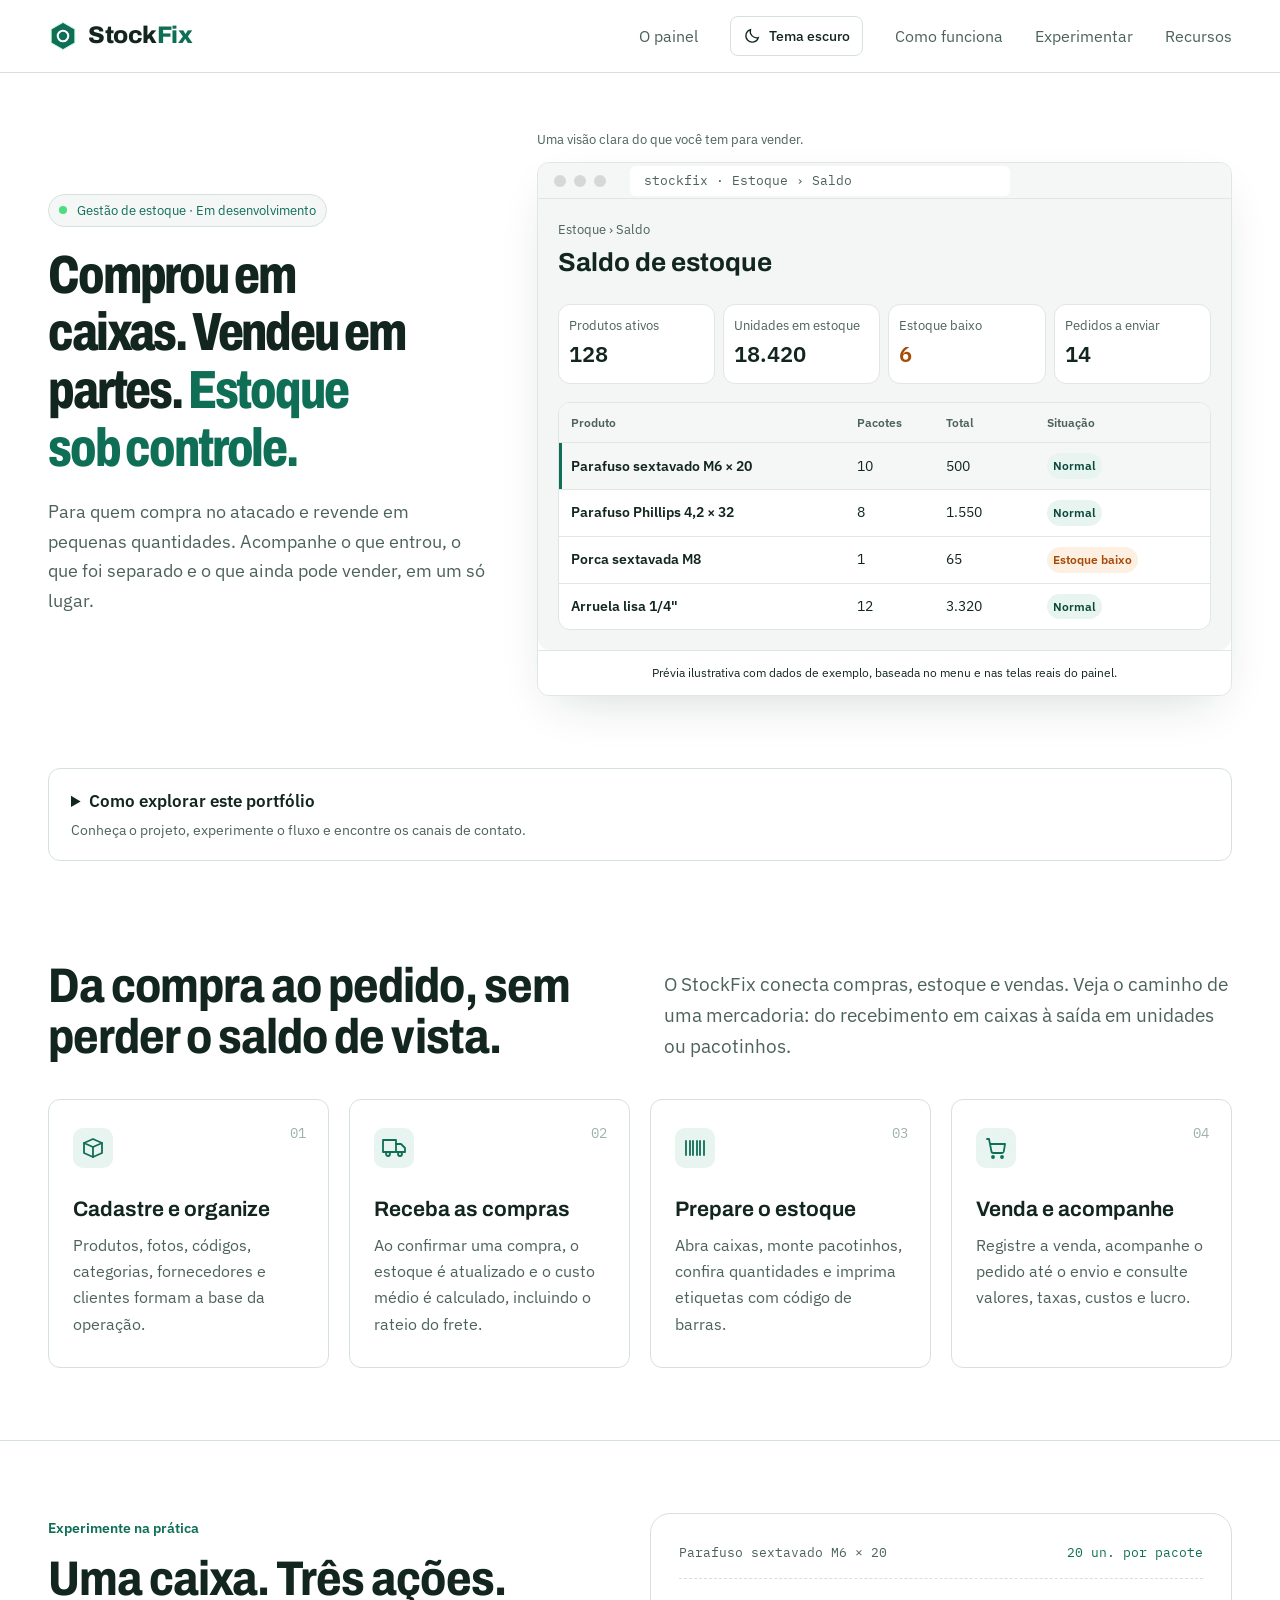
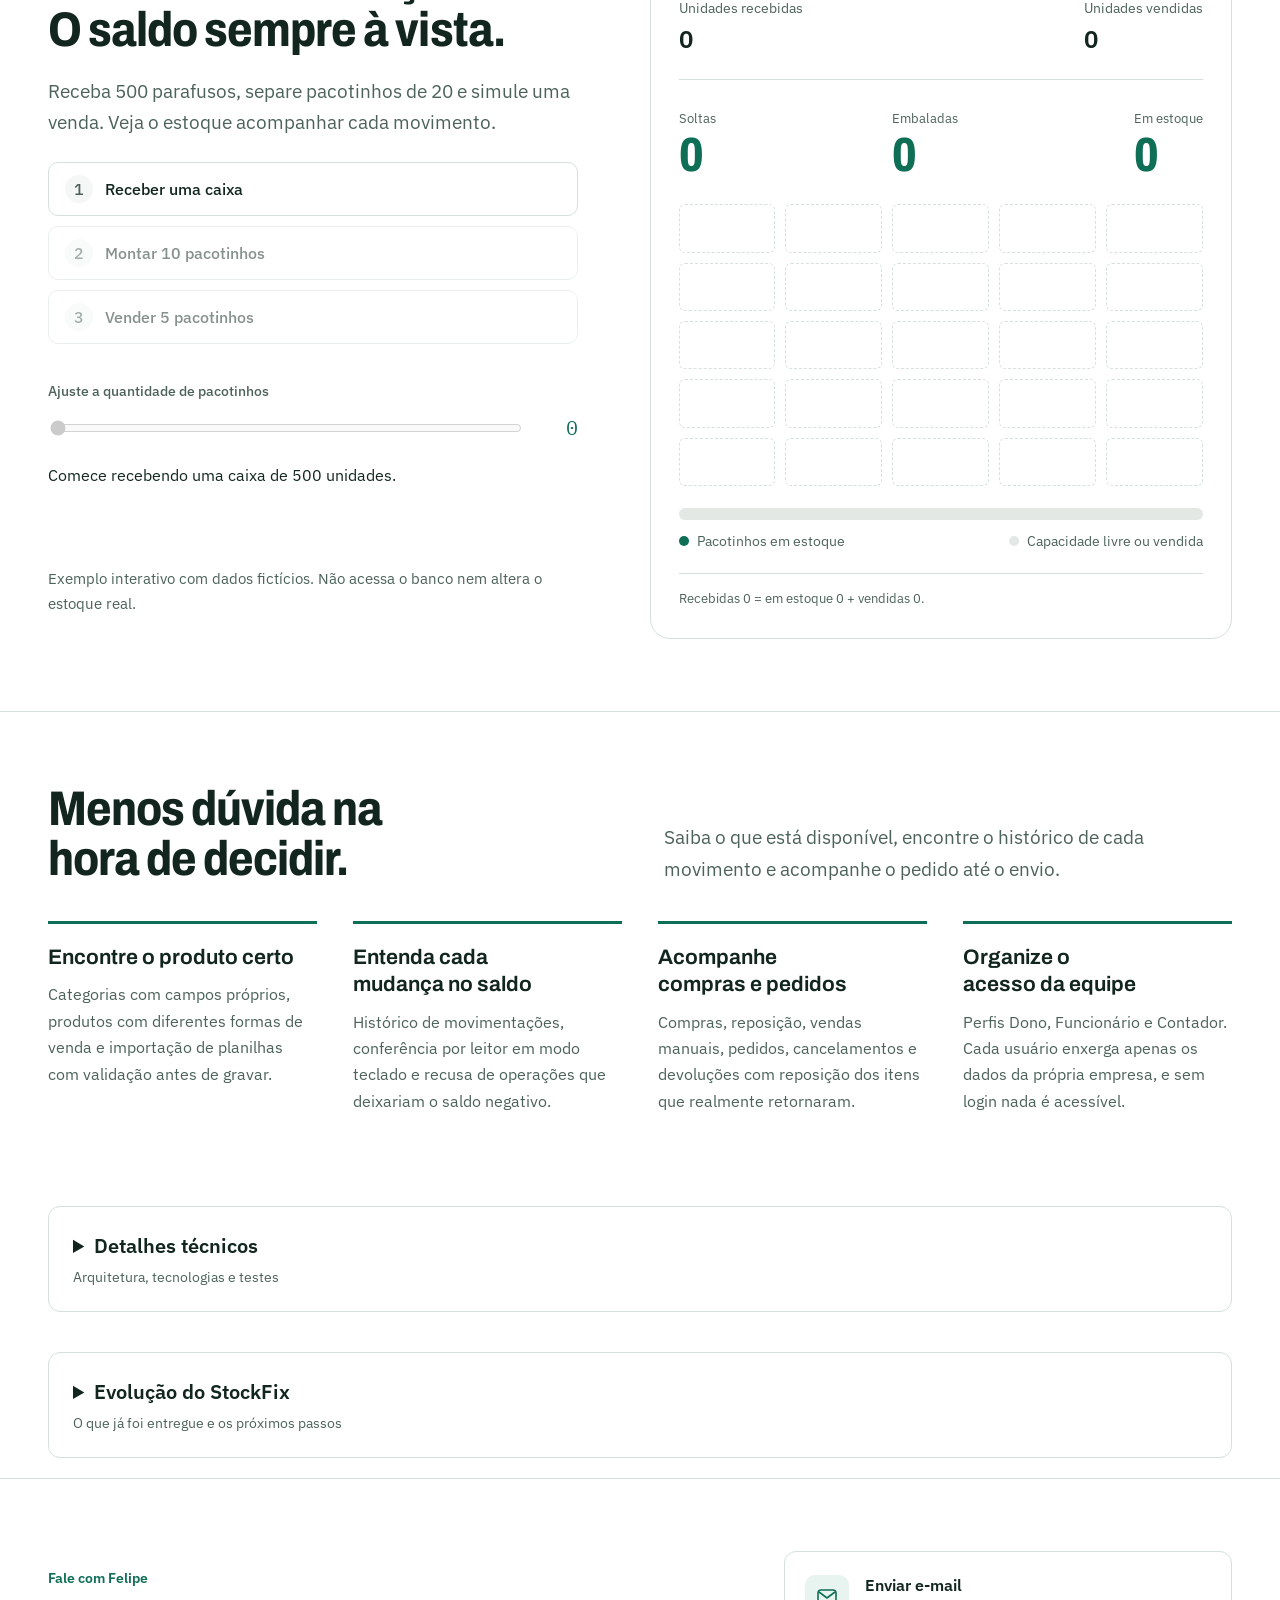
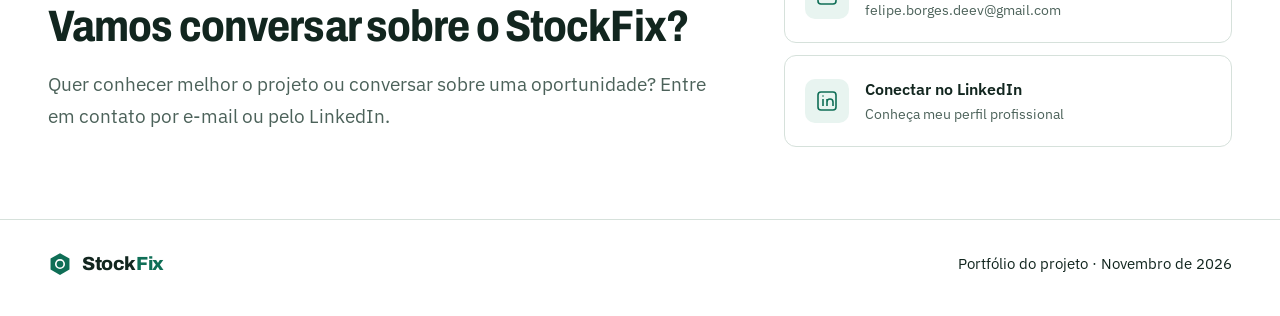
<file: index.html>
<!doctype html>
<html lang="pt-BR">
<head>
  <meta charset="utf-8">
  <meta name="viewport" content="width=device-width, initial-scale=1">
  <title>StockFix — Portfólio do projeto</title>
  <meta name="description" content="StockFix: ERP para compras, estoque e vendas de pequenas empresas, com painel web em Next.js, Supabase e aplicativo móvel em Expo.">
  <meta name="theme-color" content="#ffffff">
  <script>
    if (window.matchMedia('(prefers-reduced-motion: no-preference)').matches &&
        !window.matchMedia('(max-width: 760px), (pointer: coarse)').matches &&
        'IntersectionObserver' in window) {
      document.documentElement.classList.add('intro-pending');
      window.setTimeout(() => document.documentElement.classList.remove('intro-pending'), 3000);
    }
    try {
      if (localStorage.getItem('stockfix-portfolio-theme') === 'dark') {
        document.documentElement.dataset.theme = 'dark';
        document.querySelector('meta[name="theme-color"]').content = '#111315';
      }
    } catch {}
  </script>
  <link rel="icon" href="img/icon.svg" type="image/svg+xml">

  <link rel="preconnect" href="https://fonts.googleapis.com">
  <link rel="preconnect" href="https://fonts.gstatic.com" crossorigin>
  <link rel="stylesheet" href="https://fonts.googleapis.com/css2?family=Archivo:wdth,wght@62..125,400..800&family=IBM+Plex+Mono:wght@400;500&family=IBM+Plex+Sans:wght@400;500;600&display=swap">
  <link rel="stylesheet" href="css/style.css?v=20261121-mobile-fix">
</head>
<body>

  <!-- ============ Cabeçalho ============ -->
  <header class="site-header">
    <nav class="nav wrap" aria-label="Navegação principal">
      <a class="brand" href="#inicio" aria-label="StockFix, início">
        <svg class="brand-mark" viewBox="0 0 32 32" aria-hidden="true">
          <path d="M16 1.5 28.6 8.75v14.5L16 30.5 3.4 23.25V8.75Z" class="brand-hex" />
          <circle cx="16" cy="16" r="5.6" class="brand-ring" />
        </svg>
        <span class="brand-name">Stock<span>Fix</span></span>
      </a>
      <div class="nav-links">
        <a href="#painel">O painel</a>
        <button class="theme-toggle" id="theme-toggle" type="button" aria-label="Ativar tema escuro" aria-pressed="false">
          <svg class="theme-moon" viewBox="0 0 24 24" fill="none" stroke="currentColor" stroke-width="1.7" aria-hidden="true"><path d="M20.5 14a8.5 8.5 0 0 1-10.5-10.5A8.5 8.5 0 1 0 20.5 14Z"/></svg>
          <svg class="theme-sun" viewBox="0 0 24 24" fill="none" stroke="currentColor" stroke-width="1.7" aria-hidden="true"><circle cx="12" cy="12" r="4"/><path d="M12 2v2m0 16v2M2 12h2m16 0h2M5 5l1.5 1.5m11 11L19 19M5 19l1.5-1.5m11-11L19 5"/></svg>
          <span>Tema escuro</span>
        </button>
        <a href="#funcionamento">Como funciona</a>
        <a href="#demonstracao">Experimentar</a>
        <a href="#recursos">Recursos</a>
      </div>
    </nav>
  </header>

  <main id="inicio">

    <!-- ============ Hero ============ -->
    <section class="hero">
      <div class="wrap hero-head">
        <p class="kicker"><span class="pulse" aria-hidden="true"></span>Gestão de estoque · Em desenvolvimento</p>
        <h1>Comprou em caixas. Vendeu em partes. <em>Estoque sob controle.</em></h1>
        <p class="lead">Para quem compra no atacado e revende em pequenas quantidades. Acompanhe o que entrou, o que foi separado e o que ainda pode vender, em um só lugar.</p>
      </div>

      <!-- Prévia do painel (HTML, dados de exemplo) -->
      <div class="wrap product-stage">
        <div class="stage-toolbar">
          <span>Uma visão clara do que você tem para vender.</span>
        </div>
        <figure class="app-preview" id="painel" aria-label="Prévia ilustrativa da tela Saldo de estoque do painel StockFix">
          <div class="browser-bar" aria-hidden="true">
            <span></span><span></span><span></span>
            <div class="browser-url">stockfix · Estoque › Saldo</div>
          </div>

          <div class="app" aria-hidden="true">
            <aside class="app-side">
              <div class="app-brand">
                <svg viewBox="0 0 32 32"><path d="M16 1.5 28.6 8.75v14.5L16 30.5 3.4 23.25V8.75Z" fill="#0F6E56"/><circle cx="16" cy="16" r="5.6" fill="none" stroke="#fff" stroke-width="2.2"/></svg>
                StockFix
              </div>
              <p class="side-item">Painel</p>
              <p class="side-group">Cadastros</p>
              <p class="side-item">Produtos</p>
              <p class="side-item">Categorias</p>
              <p class="side-item">Fornecedores</p>
              <p class="side-item">Clientes</p>
              <p class="side-group">Estoque</p>
              <p class="side-item active">Saldo</p>
              <p class="side-item">Movimentações</p>
              <p class="side-item">Conferência</p>
              <p class="side-item">Etiquetas</p>
              <p class="side-group">Comercial</p>
              <p class="side-item">Vendas</p>
              <p class="side-item">Pedidos</p>
              <p class="side-item">Compras</p>
            </aside>

            <div class="app-main">
              <div class="app-top">
                <div>
                  <p class="crumb">Estoque › Saldo</p>
                  <p class="app-title">Saldo de estoque</p>
                </div>
                <div class="app-search">Buscar produto, código ou cliente…</div>
              </div>

              <div class="app-cards">
                <div class="app-card"><p>Produtos ativos</p><strong>128</strong></div>
                <div class="app-card"><p>Unidades em estoque</p><strong>18.420</strong></div>
                <div class="app-card warn"><p>Estoque baixo</p><strong>6</strong></div>
                <div class="app-card"><p>Pedidos a enviar</p><strong>14</strong></div>
              </div>

              <div class="app-table">
                <div class="row head"><span>Produto</span><span>Soltas</span><span>Pacotes</span><span>Caixas</span><span>Total</span><span>Situação</span></div>
                <div class="row hl"><span><b>Parafuso sextavado M6 × 20</b><small>PAR-M6-20 · pacote de 20</small></span><span>300</span><span>10</span><span>0</span><span>500</span><span><i class="tag ok">Normal</i></span></div>
                <div class="row"><span><b>Parafuso Phillips 4,2 × 32</b><small>PAR-PH-432 · pacote de 50</small></span><span>150</span><span>8</span><span>2</span><span>1.550</span><span><i class="tag ok">Normal</i></span></div>
                <div class="row"><span><b>Porca sextavada M8</b><small>POR-M8 · pacote de 25</small></span><span>40</span><span>1</span><span>0</span><span>65</span><span><i class="tag low">Estoque baixo</i></span></div>
                <div class="row"><span><b>Arruela lisa 1/4"</b><small>ARR-14 · pacote de 100</small></span><span>620</span><span>12</span><span>3</span><span>3.320</span><span><i class="tag ok">Normal</i></span></div>
              </div>
            </div>
          </div>

          <figcaption>Prévia ilustrativa com dados de exemplo, baseada no menu e nas telas reais do painel.</figcaption>
        </figure>
      </div>
    </section>

    <aside class="wrap portfolio-guide" aria-label="Guia do portfólio">
      <details class="portfolio-details">
        <summary>Como explorar este portfólio<span>Conheça o projeto, experimente o fluxo e encontre os canais de contato.</span></summary>
        <div class="disclosure-body">
          <p>Este portfólio apresenta o StockFix, um sistema de compras, estoque e vendas em desenvolvimento. A prévia do painel é ilustrativa e utiliza dados de exemplo.</p>
          <ol class="guide-steps">
            <li><strong>Conheça a operação.</strong> Veja em <a href="#funcionamento">Como funciona</a> o caminho da mercadoria, da compra ao envio do pedido.</li>
            <li><strong>Experimente sem compromisso.</strong> Na <a href="#demonstracao">demonstração interativa</a>, receba uma caixa, monte pacotinhos e simule uma venda. Os saldos mudam na tela, sem acessar dados reais. Você pode ajustar as quantidades e recomeçar.</li>
            <li><strong>Explore os detalhes.</strong> Consulte os <a href="#recursos">recursos</a> e abra as seções de <a href="#tecnologia">tecnologia</a> e <a href="#etapas">evolução</a> para distinguir o que já foi entregue do que está planejado.</li>
            <li><strong>Escolha o tema e entre em contato.</strong> Use o botão no topo para alternar entre claro e escuro. Ao final, os <a href="#contato">cartões de contato</a> abrem uma nova mensagem de e-mail ou o perfil no LinkedIn.</li>
          </ol>
        </div>
      </details>
    </aside>

    <!-- ============ Problema + fluxo ============ -->
    <section id="funcionamento" class="section">
      <div class="wrap">
        <div class="section-head">
          <h2>Da compra ao pedido, sem perder o saldo de vista.</h2>
          <p class="intro">O StockFix conecta compras, estoque e vendas. Veja o caminho de uma mercadoria: do recebimento em caixas à saída em unidades ou pacotinhos.</p>
        </div>

        <ol class="flow">
          <li>
            <svg viewBox="0 0 24 24" aria-hidden="true"><path d="M3 7l9-4 9 4-9 4-9-4z"/><path d="M3 7v10l9 4 9-4V7"/><path d="M12 11v10"/></svg>
            <h3>Cadastre e organize</h3>
            <p>Produtos, fotos, códigos, categorias, fornecedores e clientes formam a base da operação.</p>
          </li>
          <li>
            <svg viewBox="0 0 24 24" aria-hidden="true"><path d="M1 4h13v12H1z"/><path d="M14 8h5l4 4v4h-9"/><circle cx="6" cy="18" r="2"/><circle cx="18" cy="18" r="2"/></svg>
            <h3>Receba as compras</h3>
            <p>Ao confirmar uma compra, o estoque é atualizado e o custo médio é calculado, incluindo o rateio do frete.</p>
          </li>
          <li>
            <svg viewBox="0 0 24 24" aria-hidden="true"><path d="M3 5v14M7 5v14M10 5v14M14 5v14M17 5v14M21 5v14"/></svg>
            <h3>Prepare o estoque</h3>
            <p>Abra caixas, monte pacotinhos, confira quantidades e imprima etiquetas com código de barras.</p>
          </li>
          <li>
            <svg viewBox="0 0 24 24" aria-hidden="true"><path d="M3 3h2l2.4 12.2a2 2 0 0 0 2 1.8h8.4a2 2 0 0 0 2-1.6L21 8H6"/><circle cx="9" cy="21" r="1"/><circle cx="18" cy="21" r="1"/></svg>
            <h3>Venda e acompanhe</h3>
            <p>Registre a venda, acompanhe o pedido até o envio e consulte valores, taxas, custos e lucro.</p>
          </li>
        </ol>
      </div>
    </section>

    <!-- ============ Demonstração guiada ============ -->
    <section id="demonstracao" class="section" aria-labelledby="demo-title">
      <div class="wrap demo">
        <div class="demo-text">
          <p class="eyebrow">Experimente na prática</p>
          <h2 id="demo-title">Uma caixa. Três ações. O saldo sempre à vista.</h2>
          <p class="intro">Receba 500 parafusos, separe pacotinhos de 20 e simule uma venda. Veja o estoque acompanhar cada movimento.</p>
          <div class="demo-actions" id="demo-actions" hidden>
            <button type="button" class="demo-action" id="receive-box"><span>1</span>Receber uma caixa</button>
            <button type="button" class="demo-action" id="make-packs" disabled><span>2</span>Montar 10 pacotinhos</button>
            <button type="button" class="demo-action" id="sell-packs" disabled><span>3</span>Vender 5 pacotinhos</button>
          </div>
          <noscript><p>Ative o JavaScript para experimentar a demonstração interativa.</p></noscript>
          <label for="packs">Ajuste a quantidade de pacotinhos</label>
          <div class="slider-row">
            <input id="packs" type="range" min="0" max="25" value="0" step="1" disabled>
            <output id="count" for="packs">0</output>
          </div>
          <p id="summary" class="demo-status" role="status" aria-live="polite" aria-atomic="true">Comece recebendo uma caixa de 500 unidades.</p>
          <button class="reset-demo" id="reset-demo" type="button" hidden>Recomeçar demonstração</button>
          <p class="note">Exemplo interativo com dados fictícios. Não acessa o banco nem altera o estoque real.</p>
        </div>
        <div class="demo-visual">
          <div class="box-label"><span>Parafuso sextavado M6 × 20</span><span>20 un. por pacote</span></div>
          <dl class="demo-ledger">
            <div><dt>Unidades recebidas</dt><dd id="received">0</dd></div>
            <div><dt>Unidades vendidas</dt><dd id="sold">0</dd></div>
          </dl>
          <dl class="numbers">
            <div><dt>Soltas</dt><dd id="loose">0</dd></div>
            <div><dt>Embaladas</dt><dd id="packed">0</dd></div>
            <div><dt>Em estoque</dt><dd id="available">0</dd></div>
          </dl>
          <div class="pack-grid" id="pack-grid" aria-hidden="true"></div>
          <div class="split-bar" aria-hidden="true"><span id="bar-packed"></span></div>
          <div class="split-legend"><span><i class="dot dot-packed"></i>Pacotinhos em estoque</span><span><i class="dot dot-loose"></i>Capacidade livre ou vendida</span></div>
          <p class="balance-note" id="balance">Recebidas 0 = em estoque 0 + vendidas 0.</p>
        </div>
      </div>
    </section>

    <!-- ============ Recursos ============ -->
    <section class="section" id="recursos">
      <div class="wrap">
        <div class="section-head">
          <h2>Menos dúvida na hora de decidir.</h2>
          <p class="intro">Saiba o que está disponível, encontre o histórico de cada movimento e acompanhe o pedido até o envio.</p>
        </div>

        <div class="features">
          <article class="feature">
            <h3>Encontre o produto certo</h3>
            <p>Categorias com campos próprios, produtos com diferentes formas de venda e importação de planilhas com validação antes de gravar.</p>
          </article>
          <article class="feature">
            <h3>Entenda cada mudança no saldo</h3>
            <p>Histórico de movimentações, conferência por leitor em modo teclado e recusa de operações que deixariam o saldo negativo.</p>
          </article>
          <article class="feature">
            <h3>Acompanhe compras e pedidos</h3>
            <p>Compras, reposição, vendas manuais, pedidos, cancelamentos e devoluções com reposição dos itens que realmente retornaram.</p>
          </article>
          <article class="feature">
            <h3>Organize o acesso da equipe</h3>
            <p>Perfis Dono, Funcionário e Contador. Cada usuário enxerga apenas os dados da própria empresa, e sem login nada é acessível.</p>
          </article>
        </div>
      </div>
    </section>

    <!-- ============ Tecnologia ============ -->
    <section id="tecnologia" class="section section-tint">
      <div class="wrap">
        <details class="portfolio-details">
          <summary>Detalhes técnicos <span>Arquitetura, tecnologias e testes</span></summary>
          <div class="tech disclosure-body">
        <div>
          <h2>Interfaces separadas. Regras de negócio compartilhadas.</h2>
          <p class="intro">Um monorepo em TypeScript reúne o painel web, o aplicativo móvel, os cálculos e as migrações do banco. npm workspaces e Turborepo organizam os pacotes e as tarefas.</p>

          <ul class="stack">
            <li><strong>Next.js 16 + React</strong><span>Painel web com App Router, Tailwind CSS 4 e temas claro e escuro.</span></li>
            <li><strong>Supabase + PostgreSQL</strong><span>Banco e autenticação. Políticas RLS restringem o acesso por empresa e perfil.</span></li>
            <li><strong>Expo + React Native</strong><span>Aplicativo Android e iOS, evoluindo de forma independente das telas web.</span></li>
            <li><strong>Vitest, Testing Library, Jest e PGlite</strong><span>Testes das regras de estoque e do banco com PostgreSQL embutido.</span></li>
          </ul>
        </div>

        <figure class="tree" aria-label="Estrutura de pastas do monorepo">
          <div class="tree-bar">StockFix/</div>
<pre><code><b>apps/</b>
├─ web/            <i>painel Next.js</i>
└─ mobile/         <i>app Expo</i>
<b>packages/</b>
├─ core/           <i>regras de estoque e cálculos</i>
├─ design-tokens/  <i>cores e medidas comuns</i>
└─ tsconfig/
<b>supabase/</b>
├─ migrations/     <i>uma por etapa</i>
└─ tests/          <i>PGlite</i>
turbo.json</code></pre>
        </figure>
          </div>
        </details>
      </div>
    </section>

    <!-- ============ Etapas ============ -->
    <section id="etapas" class="section">
      <div class="wrap">
        <details class="portfolio-details">
          <summary>Evolução do StockFix <span>O que já foi entregue e os próximos passos</span></summary>
          <div class="disclosure-body">
        <div class="section-head">
          <h2>O que já faz parte do projeto.</h2>
          <p class="intro">Acesso, cadastros, estoque, compras e vendas compõem as etapas entregues. Os itens abaixo marcados como planejamento ainda não estão disponíveis.</p>
        </div>

        <ol class="timeline">
          <li class="done"><span class="t-num">1</span><h3>Acesso</h3><p>Login, empresa e perfis.</p></li>
          <li class="done"><span class="t-num">2</span><h3>Cadastros</h3><p>Produtos, categorias, fornecedores e clientes.</p></li>
          <li class="done"><span class="t-num">3</span><h3>Estoque</h3><p>Saldo, movimentações, conferência e etiquetas.</p></li>
          <li class="done"><span class="t-num">4</span><h3>Compras</h3><p>Recebimento, custo médio e rateio de frete.</p></li>
          <li class="done current"><span class="t-num">5</span><h3>Vendas</h3><p>Pedidos por etapa, devoluções e avisos em tempo real.</p><em>Versão atual</em></li>
        </ol>
        <h3 class="planned-title">Em planejamento</h3>
        <ol class="timeline planned">
          <li><span class="t-num">6</span><h3>Relatórios</h3><p>Vendas, faturamento e fechamento mensal.</p></li>
          <li><span class="t-num">8</span><h3>Integrações</h3><p>Mercado Livre, Shopee e TikTok Shop.</p></li>
          <li><span class="t-num">9</span><h3>Notas fiscais</h3><p>Emissão de NF-e, XML e DANFE.</p></li>
          <li><span class="t-num">10</span><h3>Financeiro e equipe</h3><p>Contas a pagar e receber, convites de usuários.</p></li>
          <li><span class="t-num">11</span><h3>Backup</h3><p>Cópia diária em nuvem e restauração.</p></li>
        </ol>
        <p class="note">Etapas 6 em diante são planejamento e ainda não estão disponíveis. O aplicativo móvel ainda não reúne todas as funções do painel.</p>
          </div>
        </details>
      </div>
    </section>
    <section id="contato" class="section closing-section" aria-labelledby="closing-title">
      <div class="wrap closing-content">
        <div>
          <p class="eyebrow">Fale com Felipe</p>
          <h2 id="closing-title">Vamos conversar sobre o StockFix?</h2>
          <p class="intro">Quer conhecer melhor o projeto ou conversar sobre uma oportunidade? Entre em contato por e-mail ou pelo LinkedIn.</p>
        </div>
        <div class="contact-links" aria-label="Canais de contato">
          <a class="contact-card" href="mailto:felipe.borges.deev@gmail.com">
            <span class="contact-icon" aria-hidden="true"><svg viewBox="0 0 24 24" fill="none" stroke="currentColor" stroke-width="1.6"><rect x="3" y="5" width="18" height="14" rx="3"/><path d="m4 7 8 6 8-6"/></svg></span>
            <span class="contact-copy"><strong>Enviar e-mail</strong><span>felipe.borges.deev@gmail.com</span></span>
          </a>
          <a class="contact-card" href="https://www.linkedin.com/in/felipe-lima-8b131640b/" target="_blank" rel="noopener noreferrer">
            <span class="contact-icon" aria-hidden="true"><svg viewBox="0 0 24 24" fill="none" stroke="currentColor" stroke-width="1.6"><rect x="3" y="3" width="18" height="18" rx="3"/><path d="M8 10v7m4 0v-7m0 3a3 3 0 0 1 6 0v4"/><circle cx="8" cy="7" r=".8" fill="currentColor" stroke="none"/></svg></span>
            <span class="contact-copy"><strong>Conectar no LinkedIn</strong><span>Conheça meu perfil profissional</span></span>
            <span class="sr-only"> (abre em nova aba)</span>
          </a>
        </div>
      </div>
    </section>
  </main>

  <footer class="site-footer">
    <div class="wrap footer-inner">
      <a class="brand brand-small" href="#inicio">
        <svg class="brand-mark" viewBox="0 0 32 32" aria-hidden="true"><path d="M16 1.5 28.6 8.75v14.5L16 30.5 3.4 23.25V8.75Z" class="brand-hex" /><circle cx="16" cy="16" r="5.6" class="brand-ring" /></svg>
        <span class="brand-name">Stock<span>Fix</span></span>
      </a>
      <p>Portfólio do projeto · Novembro de 2026</p>
    </div>
  </footer>

  <script src="js/main.js?v=20261121-mobile-fix"></script>
</body>
</html>
</file>
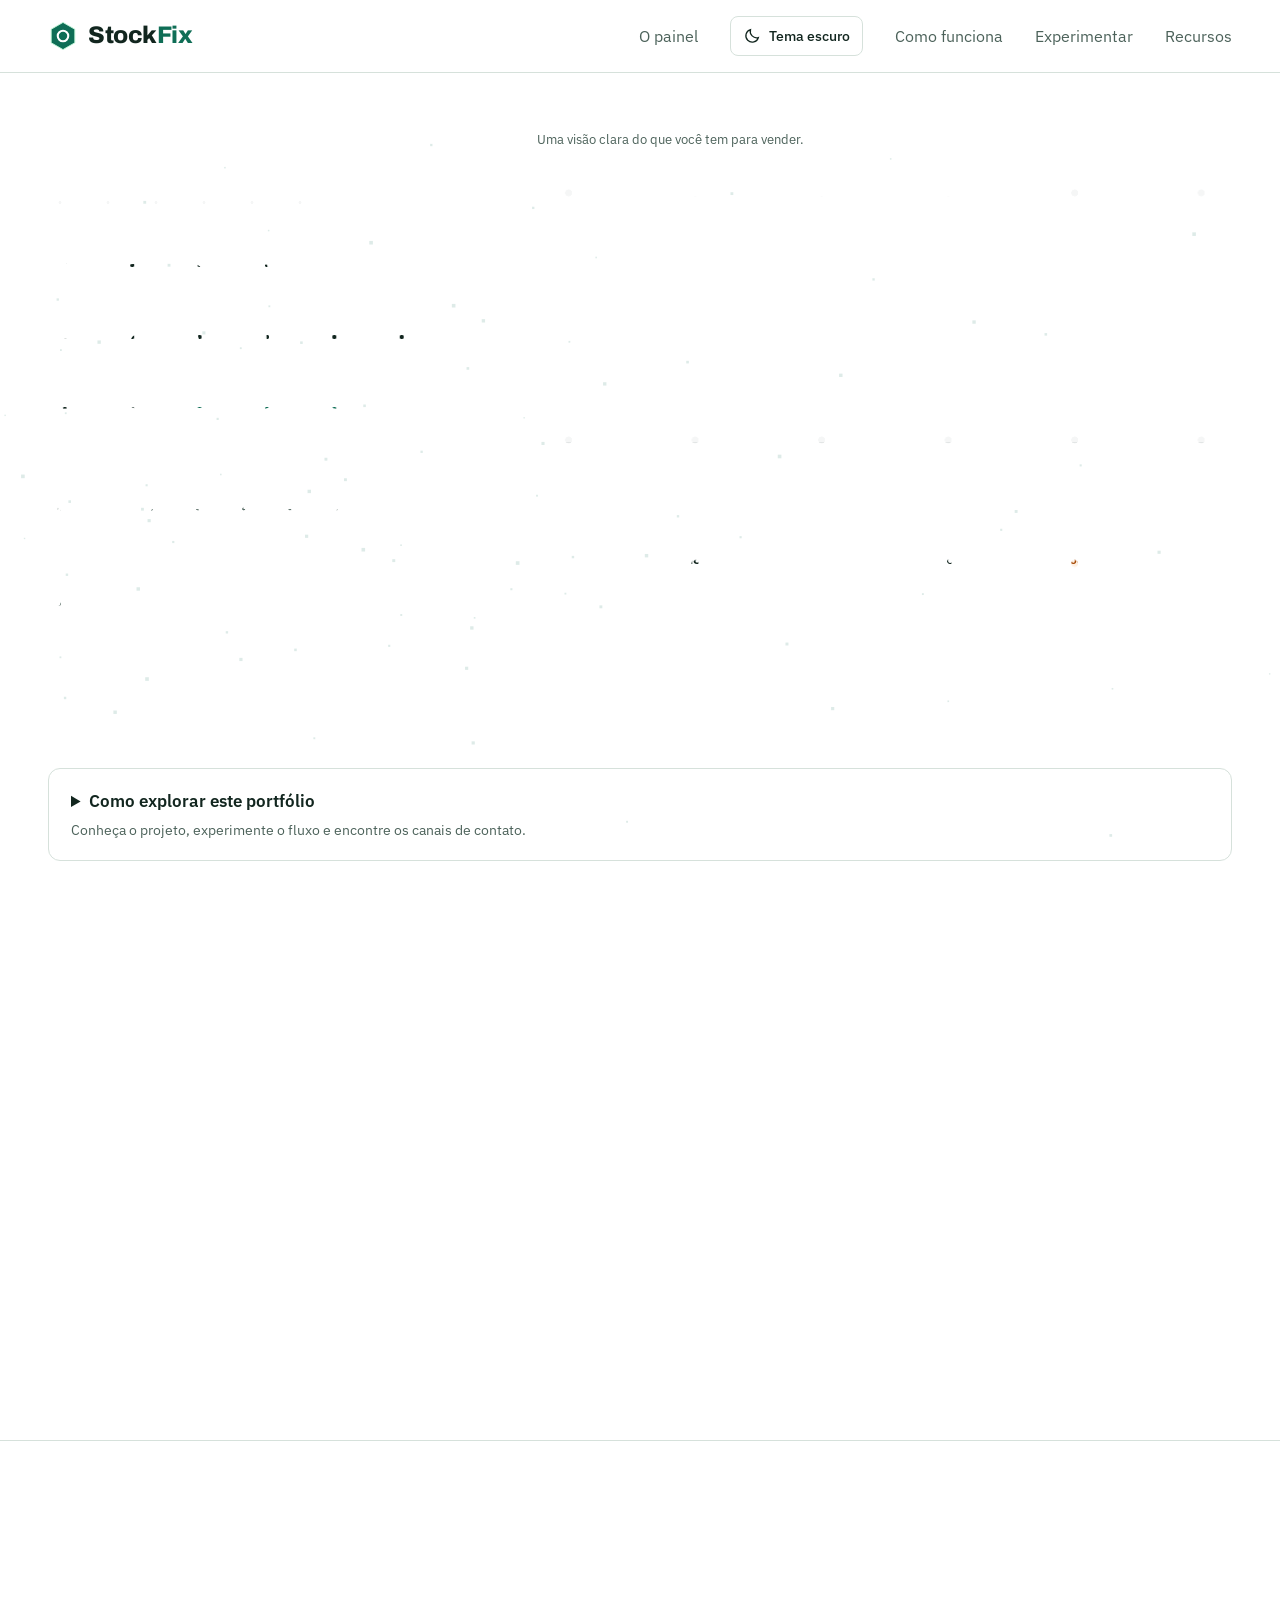
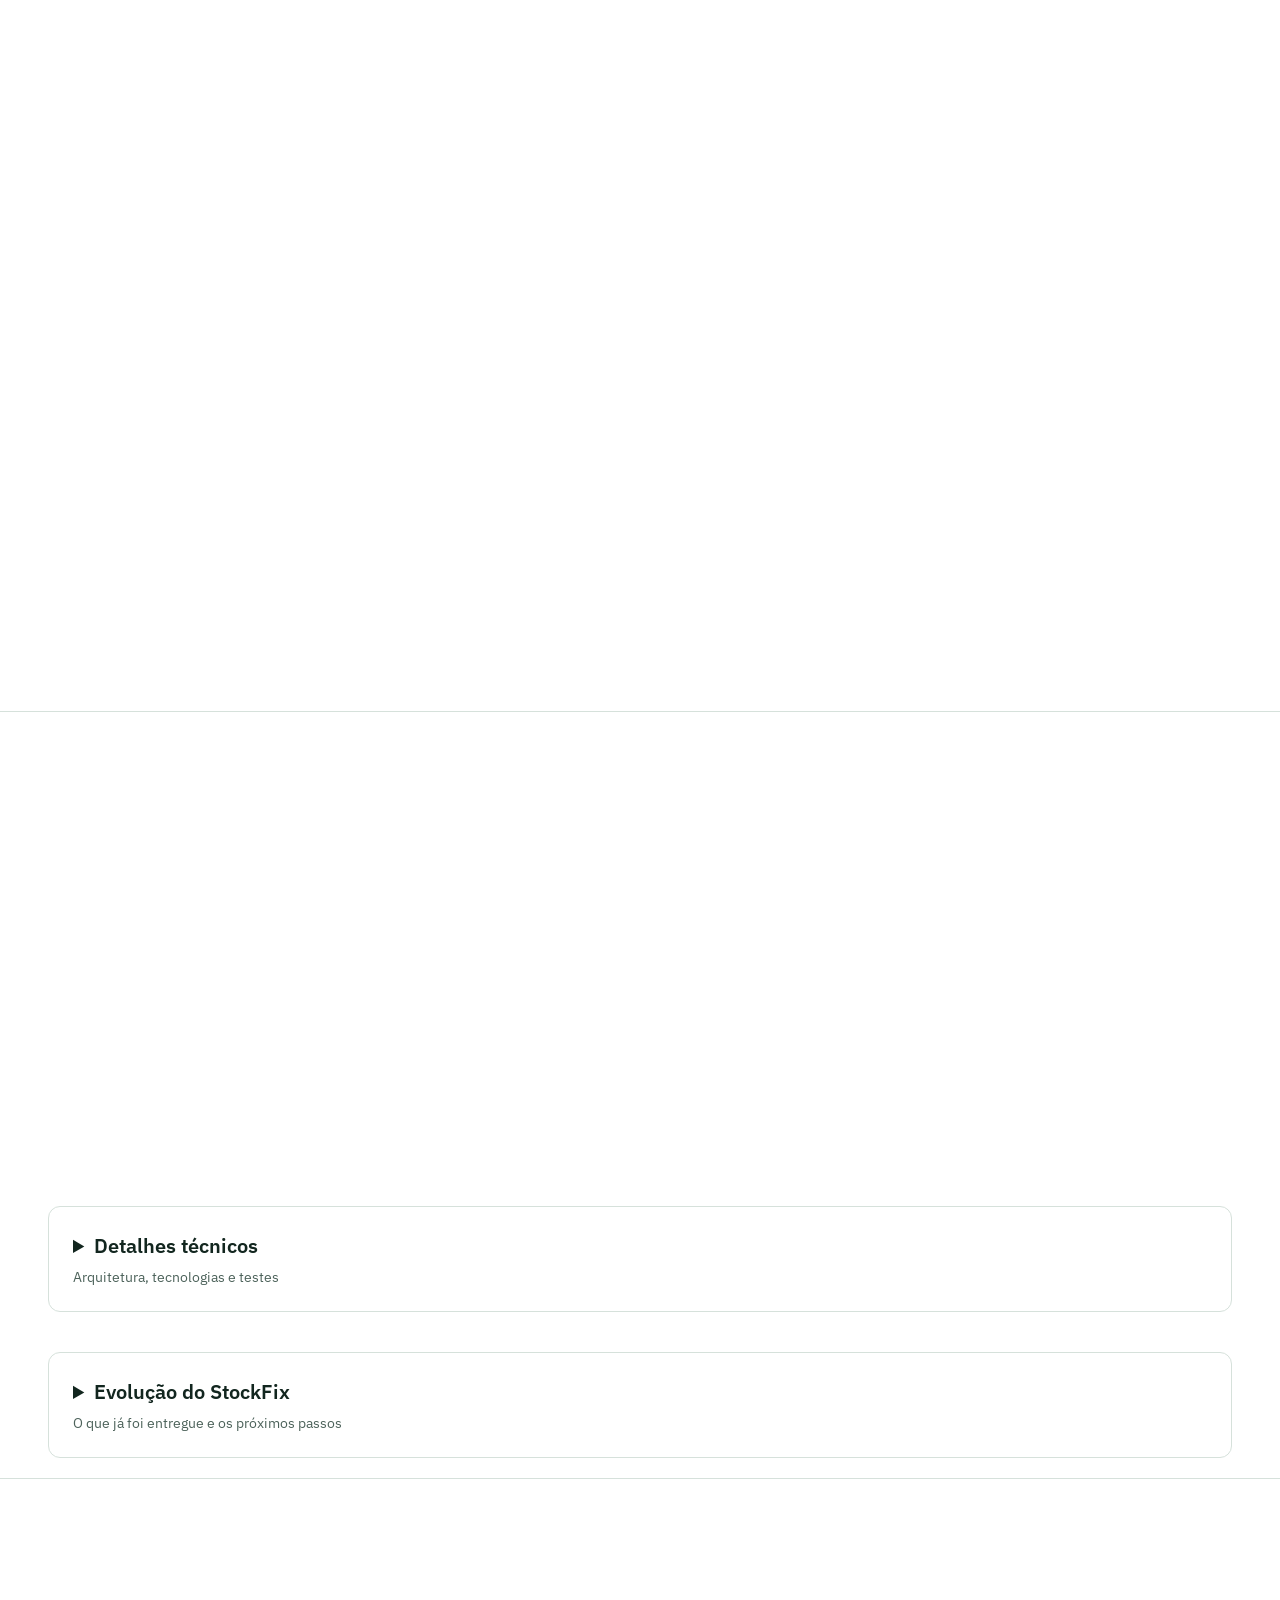
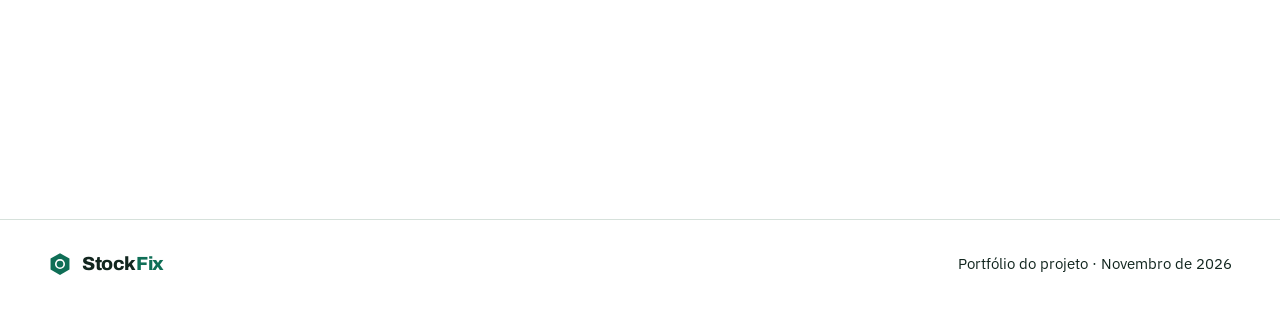
<file: Portfolio.html>
<!doctype html>
<html lang="pt-BR">
<head>
  <meta charset="utf-8">
  <meta name="viewport" content="width=device-width, initial-scale=1">
  <meta http-equiv="refresh" content="0; url=index.html">
  <title>StockFix — Portfólio</title>
  <link rel="canonical" href="https://felipe-deev.github.io/StockFix_Portf-lio/">
</head>
<body><p><a href="index.html">Abrir o portfólio StockFix</a></p></body>
</html>
</file>
<file: css/style.css>
/* =========================================================
   StockFix · Portfólio
   Identidade: desenho técnico verde + cores reais do painel.
   ========================================================= */

/* ---------- 1. Tokens ---------- */
:root {
  /* Fundo técnico */
  --blueprint: #0b3a2f;
  --blueprint-deep: #082c24;
  --mint: #bdf5d6;
  --dim: #e3a43a;              /* cotas e foco */

  /* Cores do painel (apps/web/app/globals.css) */
  --primary: #0f6e56;
  --accent: #e8f4f0;
  --accent-ink: #0a4839;
  --app-bg: #f4f6f6;
  --card: #ffffff;
  --border: #e2e5e5;
  --warning: #a64a06;
  --warning-soft: #fdf0e3;

  /* Página */
  --paper: #f3f6f4;
  --ink: #12261f;
  --muted: #4c625a;
  --line: #d6e1db;

  --font-display: "Archivo", system-ui, sans-serif;
  --font-body: "IBM Plex Sans", system-ui, -apple-system, "Segoe UI", sans-serif;
  --font-tech: "IBM Plex Mono", ui-monospace, Consolas, monospace;

  --wrap: 1280px;
  --gutter: clamp(20px, 4vw, 48px);
  --radius-lg: 20px;
  --radius: 12px;
  --radius-sm: 8px;
}

/* ---------- 2. Base ---------- */
*, *::before, *::after { box-sizing: border-box; }

html { scroll-behavior: smooth; scroll-padding-top: 84px; }

body {
  margin: 0;
  background: var(--paper);
  color: var(--ink);
  font: 18px/1.65 var(--font-body);
  -webkit-font-smoothing: antialiased;
}

h1, h2, h3 {
  font-family: var(--font-display);
  margin: 0;
  text-wrap: balance;
}

h2 {
  font-size: clamp(34px, 3.8vw, 54px);
  font-weight: 750;
  font-stretch: 85%;
  line-height: 1.04;
  letter-spacing: -0.02em;
  margin-bottom: 20px;
}

h3 {
  font-size: 21px;
  font-weight: 650;
  line-height: 1.3;
}

p { margin: 0 0 18px; }
a { color: inherit; }

a:focus-visible,
input:focus-visible {
  outline: 3px solid var(--dim);
  outline-offset: 4px;
  border-radius: 4px;
}

.wrap {
  max-width: calc(var(--wrap) + var(--gutter) * 2);
  margin-inline: auto;
  padding-inline: var(--gutter);
}

.intro {
  color: var(--muted);
  font-size: 19px;
  max-width: 60ch;
}

.note {
  color: var(--muted);
  font-size: 15px;
  max-width: 75ch;
  margin-top: 28px;
}

/* ---------- 3. Botões ---------- */
.button {
  display: inline-flex;
  align-items: center;
  gap: 8px;
  min-height: 52px;
  padding: 0 24px;
  border-radius: var(--radius-sm);
  border: 1px solid var(--mint);
  background: var(--mint);
  color: var(--blueprint);
  font-weight: 600;
  font-size: 17px;
  text-decoration: none;
  transition: background-color .15s, border-color .15s;
}
.button:hover { background: #d8fbe8; }

.button-ghost {
  background: transparent;
  color: #fff;
  border-color: rgba(189, 245, 214, .4);
}
.button-ghost:hover { background: rgba(189, 245, 214, .1); }

/* ---------- 4. Cabeçalho ---------- */
.site-header {
  position: sticky;
  top: 0;
  z-index: 20;
  background: rgba(255, 255, 255, .94);
  backdrop-filter: blur(10px);
  -webkit-backdrop-filter: blur(10px);
  color: var(--ink);
  border-bottom: 1px solid var(--line);
}

.nav {
  display: flex;
  align-items: center;
  justify-content: space-between;
  gap: 24px;
  min-height: 72px;
}

.brand {
  display: inline-flex;
  align-items: center;
  gap: 10px;
  font-family: var(--font-display);
  font-size: 24px;
  font-weight: 800;
  letter-spacing: -0.02em;
  text-decoration: none;
}
.brand-name span { color: var(--primary); }
.brand-mark { width: 30px; height: 30px; }
.brand-hex { fill: var(--primary); stroke: var(--mint); stroke-width: 1; }
.brand-ring { fill: none; stroke: #fff; stroke-width: 2.2; }

.nav-links {
  display: flex;
  align-items: center;
  gap: 32px;
  font-size: 16px;
}
.nav-links a { color: var(--muted); text-decoration: none; }
.nav-links a:hover { color: var(--primary); }

/* ---------- 5. Hero ---------- */
.hero {
  position: relative;
  display: grid;
  grid-template-columns: minmax(300px, .85fr) minmax(0, 1.35fr);
  align-items: center;
  gap: clamp(32px, 4vw, 64px);
  max-width: 1480px;
  margin-inline: auto;
  padding: 56px var(--gutter) 64px;
  color: var(--ink);
  background: #fff;
}
.hero > .wrap { width: 100%; min-width: 0; padding-inline: 0; }

.hero-head {
  text-align: left;
  display: flex;
  flex-direction: column;
  align-items: flex-start;
}

.kicker {
  display: inline-flex;
  align-items: center;
  gap: 10px;
  padding: 6px 14px;
  border: 1px solid rgba(189, 245, 214, .3);
  border-radius: 99px;
  font-family: var(--font-tech);
  font-size: 14px;
  color: var(--mint);
  margin-bottom: 28px;
}
.pulse {
  width: 8px; height: 8px;
  border-radius: 50%;
  background: #4ade80;
  box-shadow: 0 0 0 0 rgba(74, 222, 128, .6);
}

h1 {
  font-size: clamp(48px, 7.4vw, 104px);
  font-weight: 800;
  font-stretch: 75%;
  line-height: .95;
  letter-spacing: -0.025em;
  max-width: 13ch;
  margin-bottom: 28px;
}

.lead {
  color: var(--muted);
  font-size: 18px;
  max-width: 54ch;
  margin-bottom: 36px;
}

.hero-actions {
  display: flex;
  flex-wrap: wrap;
  justify-content: center;
  gap: 12px;
  margin-bottom: 72px;
}

/* ---------- 6. Prévia do painel ---------- */
.app-preview {
  position: relative;
  margin: 0;
  border-radius: var(--radius-lg);
  background: #fff;
  color: #171a1a;
  box-shadow:
    0 0 0 1px rgba(189, 245, 214, .25),
    0 40px 80px -20px rgba(4, 30, 24, .55),
    0 12px 24px -8px rgba(4, 30, 24, .3);
  overflow: visible;
}

.browser-bar {
  display: flex;
  align-items: center;
  gap: 8px;
  height: 44px;
  padding: 0 16px;
  border-bottom: 1px solid var(--border);
  background: #eef1f0;
  border-radius: var(--radius-lg) var(--radius-lg) 0 0;
}
.browser-bar > span { width: 12px; height: 12px; border-radius: 50%; background: #d4d9d8; }
.browser-url {
  margin-left: 16px;
  flex: 0 1 380px;
  padding: 4px 14px;
  border-radius: 6px;
  background: #fff;
  font-family: var(--font-tech);
  font-size: 13px;
  color: #5c6565;
}

.app {
  display: grid;
  grid-template-columns: 220px 1fr;
  font-size: 14px;
  border-radius: 0 0 var(--radius-lg) var(--radius-lg);
  overflow: hidden;
}

.app-side {
  padding: 18px 12px;
  border-right: 1px solid var(--border);
  background: #fff;
}
.app-side p { margin: 0; }
.app-brand {
  display: flex;
  align-items: center;
  gap: 8px;
  padding: 0 10px 16px;
  font-family: var(--font-display);
  font-weight: 800;
  font-size: 17px;
}
.app-brand svg { width: 24px; height: 24px; }
.side-group {
  padding: 14px 10px 4px;
  font-size: 12px;
  font-weight: 600;
  color: #5c6565;
}
.side-item {
  padding: 6px 10px;
  border-radius: 8px;
  color: #2b3131;
}
.side-item.active { background: var(--accent); color: var(--accent-ink); font-weight: 600; }
.side-item.soon { color: #8a9393; }
.side-item em {
  font-style: normal;
  font-size: 11px;
  margin-left: 6px;
  padding: 1px 6px;
  border-radius: 99px;
  background: #eff1f1;
}

.app-main {
  padding: 24px 28px 28px;
  background: var(--app-bg);
  min-width: 0;
}
.app-top {
  display: flex;
  justify-content: space-between;
  align-items: flex-start;
  gap: 20px;
  margin-bottom: 20px;
}
.app-top p { margin: 0; }
.crumb { font-size: 13px; color: #5c6565; }
.app-title { font-family: var(--font-display); font-size: 26px; font-weight: 700; }
.app-search {
  width: min(320px, 40%);
  padding: 9px 14px;
  border: 1px solid #cbd0d0;
  border-radius: 10px;
  background: #fff;
  color: #8a9393;
  font-size: 13px;
}

.app-cards {
  display: grid;
  grid-template-columns: repeat(4, 1fr);
  gap: 14px;
  margin-bottom: 18px;
}
.app-card {
  padding: 14px 16px;
  border: 1px solid var(--border);
  border-radius: var(--radius);
  background: var(--card);
}
.app-card p { margin: 0; font-size: 13px; color: #5c6565; }
.app-card strong { font-size: 24px; font-weight: 600; font-variant-numeric: tabular-nums; }
.app-card.warn strong { color: var(--warning); }

.app-table {
  border: 1px solid var(--border);
  border-radius: var(--radius);
  background: var(--card);
  overflow: hidden;
}
.row {
  display: grid;
  grid-template-columns: 2.6fr repeat(4, .8fr) 1.2fr;
  align-items: center;
  gap: 12px;
  padding: 11px 16px;
  border-top: 1px solid var(--border);
  font-variant-numeric: tabular-nums;
}
.row.head { border-top: 0; background: #fafbfb; font-size: 12px; font-weight: 600; color: #5c6565; }
.row.hl { background: #f5fbf8; box-shadow: inset 3px 0 0 var(--primary); }
.row b { display: block; font-weight: 600; }
.row small { color: #5c6565; font-size: 12px; }
.tag {
  font-style: normal;
  font-size: 12px;
  font-weight: 600;
  padding: 3px 10px;
  border-radius: 99px;
}
.tag.ok { background: var(--accent); color: var(--accent-ink); }
.tag.low { background: var(--warning-soft); color: var(--warning); }

.app-preview figcaption {
  position: absolute;
  left: 0;
  right: 0;
  top: calc(100% + 14px);
  text-align: center;
  font-size: 14px;
  color: var(--muted);
}

/* ---------- 7. Seções ---------- */
.section { padding: 72px 0; }
.hero + .section { padding-top: 64px; border-top: 1px solid var(--line); }

.section-head {
  display: grid;
  grid-template-columns: 1fr 1fr;
  gap: 48px;
  align-items: end;
  margin-bottom: 36px;
}
.section-head h2 { margin: 0; }
.section-head .intro { margin: 0; }

.section-dark {
  background: var(--blueprint);
  color: #fff;
}
.section-dark .intro { color: #c2d8ce; }

.section-tint { background: #e8f0ec; }

/* Fluxo em 4 etapas */
.flow {
  list-style: none;
  margin: 0;
  padding: 0;
  display: grid;
  grid-template-columns: repeat(4, 1fr);
  gap: 20px;
  counter-reset: step;
}
.flow li {
  counter-increment: step;
  position: relative;
  padding: 28px 24px 30px;
  border: 1px solid var(--line);
  border-radius: var(--radius);
  background: #fff;
}
.flow li::after {
  content: "0" counter(step);
  position: absolute;
  top: 22px;
  right: 22px;
  font-family: var(--font-tech);
  font-size: 14px;
  color: #9db3aa;
}
.flow svg {
  width: 40px;
  height: 40px;
  padding: 8px;
  margin-bottom: 20px;
  border-radius: 10px;
  background: var(--accent);
  fill: none;
  stroke: var(--primary);
  stroke-width: 1.8;
  stroke-linecap: round;
  stroke-linejoin: round;
}
.flow h3 { margin-bottom: 8px; }
.flow p { margin: 0; color: var(--muted); font-size: 16px; }

/* ---------- 8. Simulação ---------- */
.demo {
  display: grid;
  grid-template-columns: 1fr 1.1fr;
  gap: 72px;
  align-items: center;
}

.demo label {
  display: block;
  margin-top: 36px;
  margin-bottom: 8px;
  font-weight: 600;
}
.slider-row { display: flex; align-items: center; gap: 18px; }
.slider-row input { flex: 1; accent-color: var(--mint); height: 28px; }
.slider-row output {
  min-width: 3ch;
  font-family: var(--font-tech);
  font-size: 20px;
  color: var(--mint);
  text-align: right;
}

.numbers {
  display: flex;
  gap: 44px;
  margin: 28px 0 14px;
}
.numbers div { margin: 0; }
.numbers dt { font-size: 14px; color: #b7cfc5; }
.numbers dd {
  margin: 0;
  font-family: var(--font-display);
  font-size: 56px;
  font-weight: 800;
  font-stretch: 78%;
  line-height: 1.05;
  color: var(--mint);
  font-variant-numeric: tabular-nums;
}
.numbers div:last-child dd { color: #fff; }

.summary { color: #e4f1eb; margin: 0; }
.section-dark .note { color: #9fbfb2; margin-top: 10px; }

.demo-visual {
  padding: 28px;
  border: 1px solid rgba(189, 245, 214, .22);
  border-radius: var(--radius-lg);
  background: var(--blueprint-deep);
}
.box-label {
  display: flex;
  justify-content: space-between;
  gap: 16px;
  padding-bottom: 14px;
  margin-bottom: 18px;
  border-bottom: 1px dashed rgba(189, 245, 214, .25);
  font-family: var(--font-tech);
  font-size: 13px;
  color: #9fbfb2;
}
.box-label span:last-child { color: var(--dim); }

.pack-grid {
  display: grid;
  grid-template-columns: repeat(5, 1fr);
  gap: 10px;
  margin-bottom: 22px;
}
.pack-grid span {
  aspect-ratio: 2 / 1;
  display: grid;
  place-items: center;
  border: 1px dashed rgba(189, 245, 214, .28);
  border-radius: 6px;
  font-family: var(--font-tech);
  font-size: 13px;
  color: transparent;
  transition: background-color .2s, border-color .2s, color .2s;
}
.pack-grid span.on {
  background: rgba(189, 245, 214, .14);
  border: 1px solid var(--mint);
  color: var(--mint);
}

.split-bar {
  height: 12px;
  border-radius: 99px;
  background: rgba(189, 245, 214, .16);
  overflow: hidden;
}
.split-bar span {
  display: block;
  height: 100%;
  width: 40%;
  background: var(--mint);
  transition: width .2s;
}
.split-legend {
  display: flex;
  justify-content: space-between;
  margin-top: 10px;
  font-size: 14px;
  color: #b7cfc5;
}
.dot { display: inline-block; width: 10px; height: 10px; border-radius: 50%; margin-right: 8px; }
.dot-packed { background: var(--mint); }
.dot-loose { background: rgba(189, 245, 214, .3); }

/* ---------- 9. Recursos ---------- */
.features {
  display: grid;
  grid-template-columns: repeat(4, 1fr);
  gap: 36px;
}
.feature { padding-top: 20px; border-top: 3px solid var(--primary); }
.feature h3 { margin-bottom: 10px; }
.feature p { margin: 0; color: var(--muted); font-size: 16px; }

/* ---------- 10. Tecnologia ---------- */
.tech {
  display: grid;
  grid-template-columns: 1.1fr 1fr;
  gap: 72px;
  align-items: center;
}

.stack { list-style: none; margin: 36px 0 0; padding: 0; }
.stack li {
  display: grid;
  grid-template-columns: 240px 1fr;
  gap: 20px;
  padding: 18px 0;
  border-top: 1px solid #cddbd4;
}
.stack strong { font-family: var(--font-display); font-weight: 650; font-size: 18px; }
.stack span { color: var(--muted); font-size: 16px; }

.tree {
  margin: 0;
  border-radius: var(--radius-lg);
  background: var(--blueprint);
  color: #d9ebe2;
  overflow: hidden;
  box-shadow: 0 30px 60px -24px rgba(11, 58, 47, .5);
}
.tree-bar {
  padding: 14px 22px;
  border-bottom: 1px solid rgba(189, 245, 214, .15);
  font-family: var(--font-tech);
  font-size: 14px;
  color: var(--mint);
}
.tree pre {
  margin: 0;
  padding: 22px;
  overflow-x: auto;
  font: 15px/1.75 var(--font-tech);
}
.tree b { color: #fff; font-weight: 500; }
.tree i { font-style: normal; color: var(--dim); }

/* ---------- 11. Etapas ---------- */
.timeline {
  list-style: none;
  margin: 0;
  padding: 0;
  display: grid;
  grid-template-columns: repeat(5, 1fr);
  gap: 16px;
}
.timeline li {
  position: relative;
  padding: 22px 20px 24px;
  border: 1px dashed #b9cbc2;
  border-radius: var(--radius);
  background: transparent;
}
.timeline li.done {
  border: 1px solid var(--line);
  background: var(--surface);
}
.timeline li.current {
  border: 2px solid var(--primary);
  box-shadow: 0 16px 32px -18px rgba(15, 110, 86, .55);
}
.t-num {
  display: grid;
  place-items: center;
  width: 34px;
  height: 34px;
  margin-bottom: 14px;
  border-radius: 50%;
  border: 1.5px dashed #9db3aa;
  font-family: var(--font-display);
  font-weight: 700;
  font-size: 15px;
  color: var(--muted);
}
.done .t-num { border: 0; background: var(--primary); color: #fff; }
.timeline h3 { font-size: 18px; margin-bottom: 4px; }
.timeline p { margin: 0; font-size: 15px; color: var(--muted); }
.timeline em {
  position: absolute;
  top: 22px;
  right: 18px;
  font-style: normal;
  font-size: 12px;
  font-weight: 600;
  padding: 3px 10px;
  border-radius: 99px;
  background: var(--accent);
  color: var(--accent-ink);
}

/* ---------- 12. Rodapé ---------- */
.site-footer {
  border-top: 1px solid var(--line);
  padding: 28px 0 36px;
  font-size: 15px;
  color: var(--muted);
}
.footer-inner {
  display: flex;
  align-items: center;
  justify-content: space-between;
  gap: 20px;
  flex-wrap: wrap;
}
.footer-inner p { margin: 0; }
.brand-small { font-size: 19px; color: var(--ink); }
.brand-small .brand-name span { color: var(--primary); }
.brand-small .brand-mark { width: 24px; height: 24px; }
.brand-small .brand-hex { stroke: none; }

/* ---------- 14. Responsivo ---------- */
@media (max-width: 1100px) {
  .flow { grid-template-columns: repeat(2, 1fr); }
  .features { grid-template-columns: repeat(2, 1fr); }
  .timeline { grid-template-columns: repeat(3, 1fr); }
  .tech, .demo { grid-template-columns: 1fr; gap: 48px; }
  .app { grid-template-columns: 1fr; }
  .app-side { display: none; }
}

@media (max-width: 760px) {
  body { font-size: 17px; }
  .nav { min-height: 64px; }
  .nav-links a:not(.nav-cta) { display: none; }

  .hero { padding-top: 56px; }
  .hero-actions { margin-bottom: 48px; }
  .hero-actions .button { width: 100%; justify-content: center; }

  .app-main { padding: 16px; }
  .app-search { display: none; }
  .app-cards { grid-template-columns: repeat(2, 1fr); gap: 10px; }
  .row { grid-template-columns: 1fr auto; }
  .row > span:nth-child(2),
  .row > span:nth-child(3),
  .row > span:nth-child(4),
  .row > span:nth-child(5) { display: none; }

  .section { padding: 80px 0; }
  .hero + .section { padding-top: 48px; }
  .section-head { grid-template-columns: 1fr; gap: 16px; margin-bottom: 36px; }
  .flow, .features { grid-template-columns: 1fr; }
  .timeline { grid-template-columns: 1fr 1fr; gap: 12px; }
  .stack li { grid-template-columns: 1fr; gap: 4px; }
  .numbers { gap: 24px; }
  .numbers dd { font-size: 42px; }
  .demo-visual { padding: 18px; }
  .pack-grid { gap: 6px; }
  .pack-grid span { font-size: 11px; }

  .footer-inner { flex-direction: column; align-items: flex-start; }
}

@media (prefers-reduced-motion: reduce) {
  html { scroll-behavior: auto; }
  * { transition: none !important; }
}

/* ---------- 15. Impressão ---------- */
@media print {
  .site-header, .button, .slider-row input, .callouts { display: none; }
  .hero, .section-dark { background: #fff; color: var(--ink); }
  .lead, .section-dark .intro, .summary, .numbers dt { color: var(--muted); }
  .numbers dd { color: var(--primary); }
  .app-preview, .flow li, .timeline li, .demo-visual { break-inside: avoid; box-shadow: none; }
}

/* ---------- Direção de arte: montagem do produto em profundidade ---------- */
.hero { overflow: clip; }
.hero-head { position: relative; }
body { background: #fff; }
h1 { max-width: 15ch; font-size: clamp(42px, 4.2vw, 64px); line-height: 1.07; letter-spacing: -.04em; margin-bottom: 20px; }
h1 em { font-style: normal; color: var(--primary); }
.kicker { padding: 5px 10px; border-color: var(--line); color: var(--primary); background: #f5faf7; font-family: var(--font-body); font-size: 13px; margin-bottom: 20px; }
.lead { margin-bottom: 24px; }
.hero-actions { justify-content: flex-start; gap: 10px; margin-bottom: 0; }
.button { min-height: 46px; font-size: 15px; border-radius: 8px; padding-inline: 20px; background: var(--primary); border-color: var(--primary); color: #fff; transition: background .2s, box-shadow .2s, transform .2s; }
.button:hover { background: var(--accent-ink); transform: translateY(-2px); box-shadow: 0 6px 16px #0001; }
.button-ghost { color: var(--ink); background: #fff; border-color: var(--line); }
.button-ghost:hover { background: var(--accent); }
.product-stage { position: relative; perspective: 1800px; padding-bottom: 8px; }
.stage-toolbar { display: flex; justify-content: space-between; align-items: center; gap: 16px; color: var(--muted); margin-bottom: 12px; font-size: 13px; }
.app-preview { z-index: 1; transform-style: preserve-3d; border: 1px solid var(--border); border-radius: 12px; box-shadow: 0 18px 48px -18px #12261f30; }
.hero .app { grid-template-columns: 1fr; border-radius: 0 0 12px 12px; }
.hero .app-side, .hero .app-search { display: none; }
.hero .browser-bar { border-radius: 12px 12px 0 0; height: 36px; }
.hero .app-main { padding: 20px; }
.hero .app-cards { gap: 8px; }
.hero .app-card { padding: 10px; }
.hero .app-card strong { font-size: 22px; }
.hero .row { grid-template-columns: 2.4fr .7fr .8fr 1.3fr; gap: 8px; padding: 10px 12px; }
.hero .row > span:nth-child(2), .hero .row > span:nth-child(4) { display: none; }
.hero .row small { display: none; }
.hero .tag { display: inline-block; padding: 3px 6px; }
.app-preview figcaption { position: static; padding: 12px 16px; font-size: 12px; background: #fff; border-top: 1px solid var(--border); border-radius: 0 0 12px 12px; }
.flow > li, .feature, .tree, .demo-visual { transition: box-shadow .3s, border-color .3s; }
@media (hover: hover) {
  .flow > li:hover, .feature:hover { border-color: #0f6e5666; box-shadow: 0 16px 40px -24px #0b3a2f55; }
}
@media (max-width: 760px) {
  .hero { padding-top: 32px; padding-bottom: 40px; }
  .hero-actions { margin-bottom: 0; }
  .stage-toolbar { font-size: 12px; align-items: flex-start; }
  .stage-toolbar > span { max-width: 15ch; }
}
@media (prefers-reduced-motion: reduce) {
  *, *::before, *::after { animation: none !important; transition: none !important; }
  .button:hover { transform: none; }
}
@media print {
  .stage-toolbar { display: none; }
}

/* Abertura compacta: empilha apenas quando as duas colunas não cabem. */
@media (max-width: 1100px) {
  .hero { grid-template-columns: 1fr; gap: 32px; max-width: 860px; padding-top: 40px; }
  h1 { max-width: 20ch; font-size: clamp(42px, 6vw, 60px); }
  .lead { max-width: 60ch; }
}
@media (max-width: 760px) {
  .hero { padding-top: 28px; gap: 24px; }
  h1 { font-size: clamp(36px, 9vw, 48px); }
  .hero-actions { width: 100%; }
  .hero-actions .button { width: auto; flex: 1 1 auto; }
  .hero .app-main { padding: 12px; }
  .hero .row { grid-template-columns: minmax(0, 1fr) auto; }
  .hero .row > span:nth-child(3), .hero .row > span:nth-child(5) { display: none; }
  .section { padding: 48px 0; }
  .section-head { gap: 16px; margin-bottom: 28px; }
}
@media print {
  .hero { display: block; padding: 20px 0; }
}

/* ---------- Temas: superfícies brancas ou grafite ---------- */
:root {
  color-scheme: light;
  --surface: #fff;
  --surface-soft: #f5f6f6;
  --paper: #fff;
  --header-bg: rgba(255, 255, 255, .95);
  --pack-fill: #e8f4f0;
  --pack-empty: #e3e8e5;
  --primary-text: #fff;
}
:root[data-theme="dark"] {
  color-scheme: dark;
  --surface: #111315;
  --surface-soft: #1b1e21;
  --paper: #111315;
  --header-bg: rgba(17, 19, 21, .95);
  --ink: #f0f2f1;
  --muted: #b3bdb8;
  --line: #343b37;
  --border: #343b37;
  --card: #1b1e21;
  --app-bg: #111315;
  --primary: #8cdbb5;
  --primary-text: #10271d;
  --accent: #213c2f;
  --accent-ink: #b7edce;
  --warning: #f4bc82;
  --warning-soft: #412d1d;
  --pack-fill: #213c2f;
  --pack-empty: #343b37;
}
body, .hero, .section, .section-dark, .section-tint, .site-footer {
  background: var(--surface);
  color: var(--ink);
}
.site-header { background: var(--header-bg); }
.section + .section { border-top: 1px solid var(--line); }
.theme-toggle {
  display: inline-flex; align-items: center; justify-content: center; gap: 8px;
  min-height: 40px; padding: 8px 12px; border: 1px solid var(--line);
  border-radius: 8px; background: var(--surface); color: var(--ink);
  font: 500 14px var(--font-body); cursor: pointer; white-space: nowrap;
}
.theme-toggle:hover { background: var(--surface-soft); }
.theme-toggle:focus-visible { outline: 3px solid var(--dim); outline-offset: 4px; }
.theme-toggle svg { width: 18px; height: 18px; }
.theme-sun { display: none; }
[data-theme="dark"] .theme-sun { display: block; }
[data-theme="dark"] .theme-moon { display: none; }
.section-dark .intro, .section-dark .note, .summary, .numbers dt,
.box-label, .split-legend { color: var(--muted); }
.numbers dd, .numbers div:last-child dd, .slider-row output,
.box-label span:last-child { color: var(--primary); }
.slider-row input { accent-color: var(--primary); }
.demo-visual, .tree, .flow li, .timeline li, .app-preview,
.app-preview figcaption, .browser-url, .app-side { background: var(--surface); color: var(--ink); }
.demo-visual, .tree { border: 1px solid var(--line); }
.tree-bar { color: var(--primary); border-color: var(--line); }
.tree b { color: var(--ink); }
.tree i { color: var(--primary); }
.pack-grid span { border-color: var(--line); }
.pack-grid span.on { background: var(--pack-fill); border-color: var(--primary); color: var(--primary); }
.split-bar, .dot-loose { background: var(--pack-empty); }
.split-bar > span, .dot-packed { background: var(--primary); }
.kicker, .browser-bar, .row.head { background: var(--surface-soft); }
.app-preview { color: var(--ink); }
.app-card p, .crumb, .browser-url, .row.head, .row small { color: var(--muted); }
.row.hl { background: var(--surface-soft); }
.done .t-num { color: var(--primary-text); }
@media (max-width: 1100px) {
  .nav-links { gap: 16px; }
}
@media (max-width: 760px) {
  .nav { gap: 12px; }
  .nav-links { gap: 0; }
  .theme-toggle { font-size: 13px; padding: 8px 10px; }
}
@media print {
  :root[data-theme] { --surface: #fff; --surface-soft: #f5f6f6; --ink: #12261f; --muted: #4c625a; --primary: #0f6e56; --line: #d6e1db; --border: #d6e1db; --card: #fff; --app-bg: #fff; color-scheme: light; }
}

/* ---------- Apresentação comercial e demonstração guiada ---------- */
.eyebrow { color: var(--primary); font-size: 14px; font-weight: 600; margin-bottom: 14px; }
.demo-actions { display: grid; gap: 10px; margin: 24px 0; }
.demo-actions[hidden] { display: none; }
.demo-action {
  display: flex; align-items: center; gap: 12px; text-align: left;
  min-height: 52px; padding: 12px 16px; border: 1px solid var(--line);
  border-radius: 10px; background: var(--surface); color: var(--ink);
  font: 500 16px var(--font-body); cursor: pointer;
}
.demo-action > span { display: grid; place-items: center; width: 28px; height: 28px; border-radius: 50%; background: var(--surface-soft); color: var(--muted); flex-shrink: 0; }
.demo-action:not(:disabled):hover { border-color: var(--primary); background: var(--surface-soft); }
.demo-action:disabled { cursor: default; opacity: .5; }
.demo-action.complete { opacity: 1; border-color: var(--primary); }
.demo-action.complete > span { background: var(--accent); color: var(--primary); }
.demo-action:focus-visible, .reset-demo:focus-visible, summary:focus-visible { outline: 3px solid var(--dim); outline-offset: 4px; }
.demo-text label { display: block; font-size: 14px; font-weight: 500; color: var(--muted); }
.demo-ledger { display: flex; justify-content: space-between; gap: 20px; padding-bottom: 20px; border-bottom: 1px solid var(--line); margin: 0; }
.demo-ledger dt { color: var(--muted); font-size: 14px; }
.demo-ledger dd { margin: 0; font-size: 24px; font-weight: 600; font-variant-numeric: tabular-nums; }
.demo-visual .numbers { justify-content: space-between; gap: 12px; }
.demo-visual .numbers dd { font-size: clamp(32px, 4vw, 48px); }
.demo-visual .numbers dt { font-size: 13px; }
.demo-status { font-size: 16px; min-height: 4.8em; margin: 18px 0 0; color: var(--ink); }
.reset-demo { padding: 8px 0; border: 0; background: transparent; color: var(--primary); text-decoration: underline; text-underline-offset: 4px; font: inherit; font-size: 14px; cursor: pointer; }
.reset-demo[hidden] { display: none; }
.balance-note { font-size: 13px; color: var(--muted); border-top: 1px solid var(--line); margin: 20px 0 0; padding-top: 14px; }
.demo-visual .pack-grid { margin-top: 24px; }
.demo-visual .box-label { border-color: var(--line); }
.portfolio-details { border: 1px solid var(--line); border-radius: 12px; }
.portfolio-details > summary { padding: 22px 24px; cursor: pointer; font-weight: 600; font-size: 20px; }
.portfolio-details > summary > span { display: block; margin-top: 4px; color: var(--muted); font-size: 14px; font-weight: 400; }
.disclosure-body { padding: 24px; border-top: 1px solid var(--line); }
#tecnologia, #etapas { padding-block: 20px; border-top: 0; }
.planned-title { margin: 32px 0 16px; }
.closing-content { display: flex; align-items: center; justify-content: space-between; gap: 40px; }
.closing-content > div { max-width: 780px; }
.closing-content .button { flex-shrink: 0; }
.closing-content .intro { margin-bottom: 0; }
.closing-content h2 { font-size: clamp(30px, 3.5vw, 44px); }
[data-theme="dark"] .button { color: var(--primary-text); }
@media (max-width: 760px) {
  .closing-content { flex-direction: column; align-items: flex-start; gap: 24px; }
  .portfolio-details > summary { font-size: 18px; padding: 18px; }
  .disclosure-body { padding: 18px; }
  .demo-ledger dt { font-size: 12px; }
  .demo-status { min-height: 0; }
}

/* ---------- Reconstrução do conteúdo por partículas ---------- */
.intro-pending .hero-head > *, .intro-pending .app-preview,
.particle-wait { opacity: 0; }
.particle-canvas {
  position: fixed;
  inset: 0;
  width: 100%;
  height: 100%;
  z-index: 25;
  pointer-events: none;
}
main { overflow: clip; }
@media (prefers-reduced-motion: reduce) {
  .intro-pending .hero-head > *, .intro-pending .app-preview,
  .particle-wait { opacity: 1; mask-image: none !important; -webkit-mask-image: none !important; }
  .particle-canvas { display: none; }
}
@media print {
  .particle-canvas { display: none; }
  .intro-pending .hero-head > *, .intro-pending .app-preview,
  .particle-wait { opacity: 1 !important; }
  main * { mask-image: none !important; -webkit-mask-image: none !important; }
}

/* Contatos diretos: canais com hierarquia e alinhamento comuns. */
.closing-content { display: grid; grid-template-columns: minmax(0, 1.2fr) minmax(0, .8fr); gap: clamp(32px, 5vw, 72px); align-items: center; }
.contact-links { display: grid; gap: 12px; min-width: 0; }
.closing-content > .contact-links { max-width: none; }
.contact-card {
  display: flex; align-items: center; gap: 16px;
  min-height: 92px; padding: 20px;
  border: 1px solid var(--line); border-radius: 12px;
  background: var(--surface); color: var(--ink); text-decoration: none;
  transition: border-color .2s, background-color .2s, box-shadow .2s;
}
.contact-card:hover { background: var(--surface-soft); border-color: var(--primary); box-shadow: 0 6px 20px #0000000a; }
.contact-card:focus-visible { outline: 2px solid var(--primary); outline-offset: 4px; }
.contact-icon { display: grid; place-items: center; width: 44px; height: 44px; flex-shrink: 0; border-radius: 10px; background: var(--accent); color: var(--primary); }
.contact-icon svg { width: 24px; height: 24px; }
.contact-copy { display: grid; gap: 4px; min-width: 0; }
.contact-copy strong { font-size: 16px; font-weight: 600; line-height: 1.4; }
.contact-copy > span { color: var(--muted); font-size: 14px; line-height: 1.5; overflow-wrap: anywhere; }
.sr-only { position: absolute; width: 1px; height: 1px; padding: 0; margin: -1px; overflow: hidden; clip-path: inset(50%); white-space: nowrap; border: 0; }
@media (max-width: 900px) {
  .closing-content { grid-template-columns: 1fr; gap: 28px; }
  .contact-links { width: 100%; }
}
@media (max-width: 480px) {
  .contact-card { padding: 16px; gap: 12px; }
  .contact-icon { width: 38px; height: 38px; }
}

/* Guia opcional para quem visita pela primeira vez. */
.portfolio-guide { margin-top: 0; margin-bottom: 28px; }
.portfolio-guide .portfolio-details > summary { font-size: 17px; padding: 18px 22px; }
.portfolio-guide .disclosure-body { color: var(--muted); font-size: 16px; }
.guide-steps { display: grid; gap: 14px; margin: 0; padding-left: 22px; }
.guide-steps strong { color: var(--ink); }
.guide-steps a { color: var(--primary); text-underline-offset: 3px; }
@media (max-width: 760px) {
  .portfolio-guide { margin-bottom: 20px; }
  .portfolio-guide .portfolio-details > summary { padding: 16px; }
}
</file>
